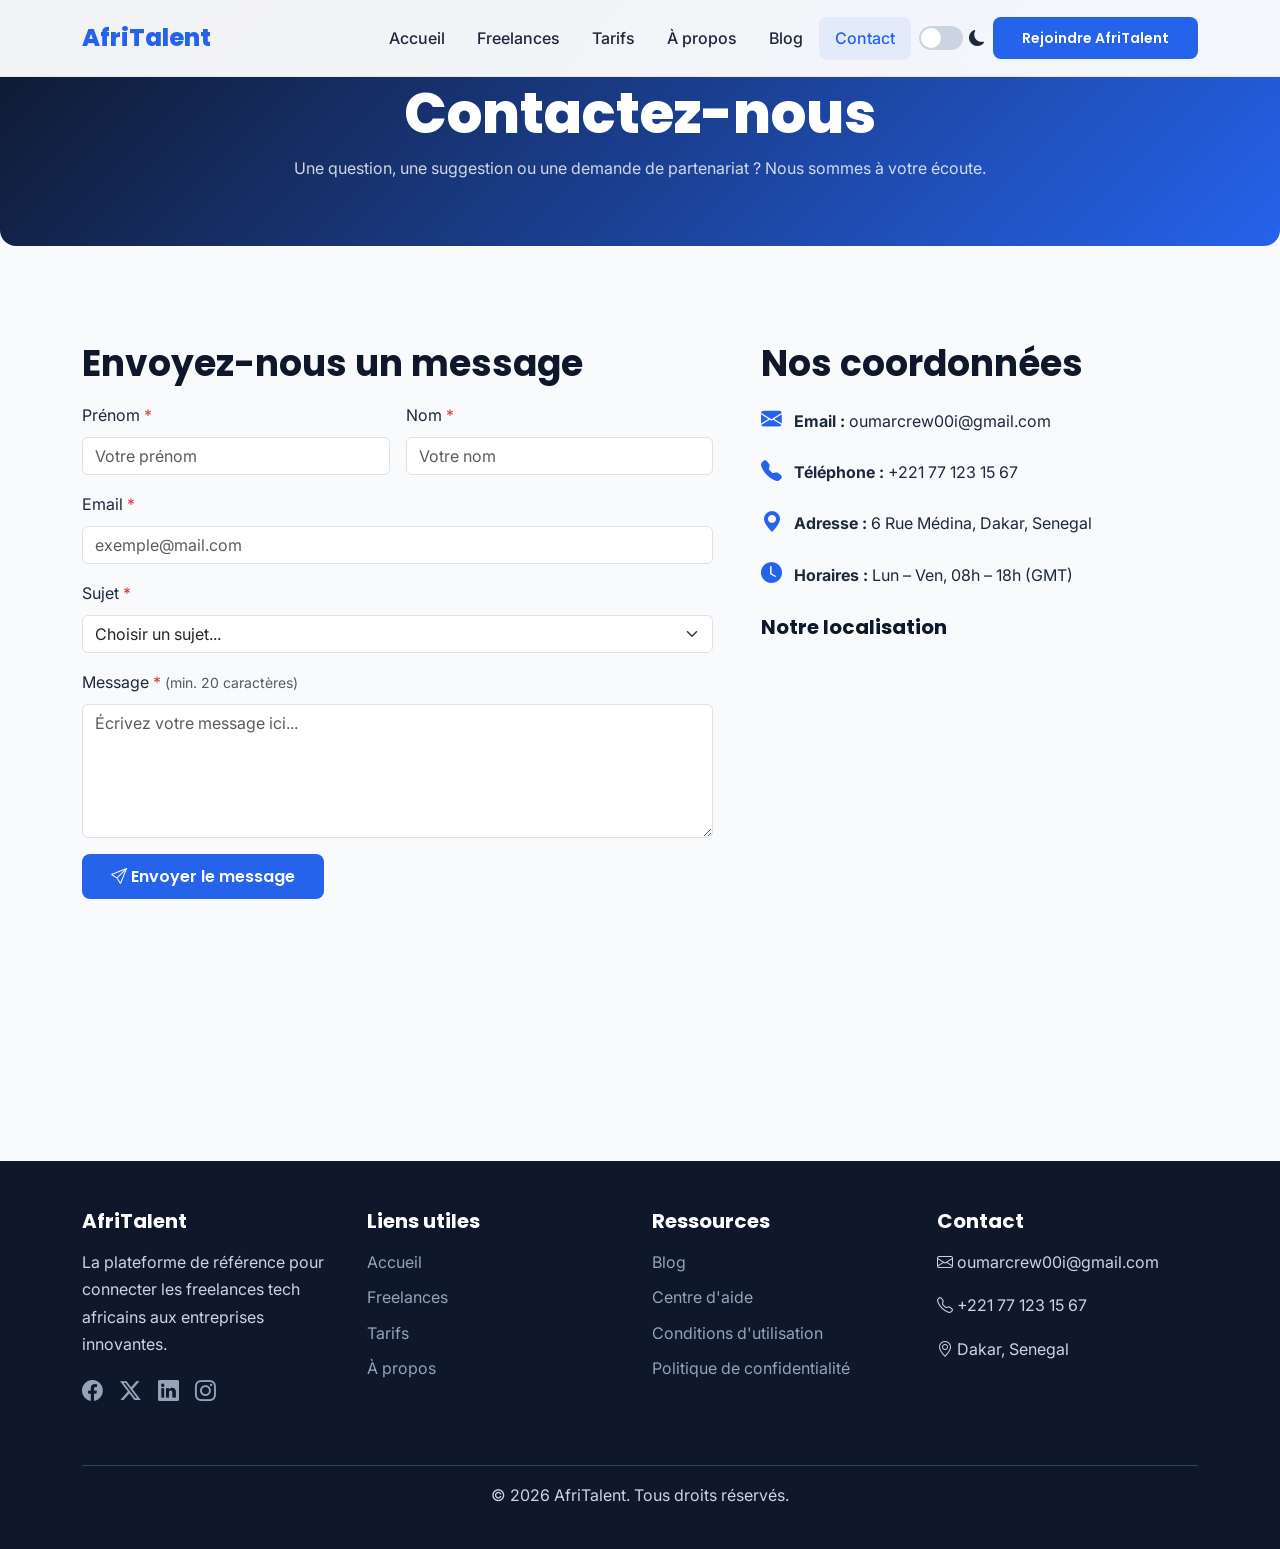
<file: contact.html>
<!DOCTYPE html>
<html lang="fr">
<head>
  <meta charset="UTF-8" />
  <meta name="viewport" content="width=device-width, initial-scale=1.0" />
  <meta name="description" content="AfriTalent – Contactez-nous pour toute question ou demande de partenariat." />
  <title>AfriTalent – Contact</title>
  <link rel="preconnect" href="https://fonts.googleapis.com" />
  <link href="https://fonts.googleapis.com/css2?family=Poppins:wght@400;600;700;800&family=Inter:wght@400;500;600&display=swap" rel="stylesheet" />
  <link href="https://cdn.jsdelivr.net/npm/bootstrap@5.3.3/dist/css/bootstrap.min.css" rel="stylesheet" />
  <link href="https://cdn.jsdelivr.net/npm/bootstrap-icons@1.11.3/font/bootstrap-icons.min.css" rel="stylesheet" />
  <link href="CSS/style.css" rel="stylesheet" />
</head>
<body>

  <!-- ==================== NAVBAR ==================== -->
  <header>
    <nav class="navbar navbar-expand-lg fixed-top" aria-label="Navigation principale">
      <div class="container">
        <a class="navbar-brand" href="index.html"><i class="bi bi-globe-africa"></i> AfriTalent</a>
        <button class="navbar-toggler" type="button" data-bs-toggle="collapse" data-bs-target="#navbarNav" aria-controls="navbarNav" aria-expanded="false" aria-label="Ouvrir le menu">
          <span class="navbar-toggler-icon"></span>
        </button>
        <div class="collapse navbar-collapse" id="navbarNav">
          <ul class="navbar-nav ms-auto align-items-center">
            <li class="nav-item"><a class="nav-link" href="index.html">Accueil</a></li>
            <li class="nav-item"><a class="nav-link" href="freelances.html">Freelances</a></li>
            <li class="nav-item"><a class="nav-link" href="tarifs.html">Tarifs</a></li>
            <li class="nav-item"><a class="nav-link" href="about.html">À propos</a></li>
            <li class="nav-item"><a class="nav-link" href="#">Blog</a></li>
            <li class="nav-item"><a class="nav-link active" aria-current="page" href="contact.html">Contact</a></li>
            <li class="nav-item ms-2">
              <label class="dark-toggle" aria-label="Activer le mode sombre">
                <input type="checkbox" id="darkModeToggle" />
                <span class="toggle-track"></span>
                <i class="bi bi-moon-fill"></i>
              </label>
            </li>
            <li class="nav-item ms-2"><a class="btn btn-primary btn-sm" href="contact.html">Rejoindre AfriTalent</a></li>
          </ul>
        </div>
      </div>
    </nav>
  </header>

  <main>
    <!-- ==================== PAGE HEADER ==================== -->
    <div class="page-header">
      <div class="container">
        <h1>Contactez-nous</h1>
        <p>Une question, une suggestion ou une demande de partenariat ? Nous sommes à votre écoute.</p>
      </div>
    </div>

    <!-- ==================== FORMULAIRE + INFOS ==================== -->
    <section class="py-5 fade-in">
      <div class="container">
        <div class="row g-5">
          <!-- Formulaire de contact -->
          <div class="col-lg-7">
            <h2>Envoyez-nous un message</h2>
            <form id="contact-form" novalidate>
              <div class="row g-3">
                <!-- Prénom -->
                <div class="col-md-6">
                  <label for="firstName" class="form-label">Prénom <span class="text-danger">*</span></label>
                  <input type="text" class="form-control" id="firstName" placeholder="Votre prénom" required aria-required="true" />
                  <div class="invalid-feedback">Veuillez entrer votre prénom.</div>
                </div>
                <!-- Nom -->
                <div class="col-md-6">
                  <label for="lastName" class="form-label">Nom <span class="text-danger">*</span></label>
                  <input type="text" class="form-control" id="lastName" placeholder="Votre nom" required aria-required="true" />
                  <div class="invalid-feedback">Veuillez entrer votre nom.</div>
                </div>
                <!-- Email -->
                <div class="col-12">
                  <label for="email" class="form-label">Email <span class="text-danger">*</span></label>
                  <input type="email" class="form-control" id="email" placeholder="exemple@mail.com" required aria-required="true" />
                  <div class="invalid-feedback">Veuillez entrer un email valide.</div>
                </div>
                <!-- Sujet -->
                <div class="col-12">
                  <label for="subject" class="form-label">Sujet <span class="text-danger">*</span></label>
                  <select class="form-select" id="subject" required aria-required="true">
                    <option value="">Choisir un sujet...</option>
                    <option value="info">Demande d'information</option>
                    <option value="support">Support technique</option>
                    <option value="partner">Partenariat</option>
                    <option value="other">Autre</option>
                  </select>
                  <div class="invalid-feedback">Veuillez choisir un sujet.</div>
                </div>
                <!-- Message -->
                <div class="col-12">
                  <label for="message" class="form-label">Message <span class="text-danger">*</span> <small class="text-muted">(min. 20 caractères)</small></label>
                  <textarea class="form-control" id="message" rows="5" placeholder="Écrivez votre message ici..." required aria-required="true"></textarea>
                  <div class="invalid-feedback">Le message doit contenir au moins 20 caractères.</div>
                </div>
                <!-- Bouton -->
                <div class="col-12">
                  <button type="submit" class="btn btn-primary"><i class="bi bi-send"></i> Envoyer le message</button>
                </div>
              </div>
              <!-- Message de succès -->
              <div id="form-success" class="mt-3" style="display:none;">
                <i class="bi bi-check-circle-fill"></i> Votre message a été envoyé avec succès ! Nous vous répondrons sous 24h.
              </div>
            </form>
          </div>

          <!-- Informations de contact -->
          <div class="col-lg-5">
            <h2>Nos coordonnées</h2>
            <div class="contact-info mt-3">
              <p><i class="bi bi-envelope-fill"></i> <strong>Email :</strong> oumarcrew00i@gmail.com</p>
              <p><i class="bi bi-telephone-fill"></i> <strong>Téléphone :</strong> +221 77 123 15 67</p>
              <p><i class="bi bi-geo-alt-fill"></i> <strong>Adresse :</strong> 6 Rue Médina, Dakar, Senegal</p>
              <p><i class="bi bi-clock-fill"></i> <strong>Horaires :</strong> Lun – Ven, 08h – 18h (GMT)</p>
            </div>

            <h5 class="mt-4 mb-3">Notre localisation</h5>
            <!-- Carte Google Maps intégrée -->
            <iframe src="https://www.google.com/maps/embed?pb=!1m18!1m12!1m3!1d241.2212409494829!2d-17.454587678349174!3d14.682035412539744!2m3!1f0!2f0!3f0!3m2!1i1024!2i768!4f13.1!3m3!1m2!1s0xec1725fc7a53f7b%3A0x7a24d37711861168!2s10%20Bd%20de%20la%20Gueule%20Tapee%2C%20Dakar!5e0!3m2!1sfr!2ssn!4v1779079002011!5m2!1sfr!2ssn" width="600" height="450" style="border:0;" allowfullscreen="" loading="lazy" referrerpolicy="no-referrer-when-downgrade"></iframe>
          </div>
        </div>
      </div>
    </section>
  </main>

  <!-- ==================== FOOTER ==================== -->
  <footer>
    <div class="container">
      <div class="row">
        <div class="col-lg-3 col-md-6 mb-4">
          <h5><i class="bi bi-globe-africa"></i> AfriTalent</h5>
          <p>La plateforme de référence pour connecter les freelances tech africains aux entreprises innovantes.</p>
          <div class="footer-social">
            <a href="#" aria-label="Facebook"><i class="bi bi-facebook"></i></a>
            <a href="#" aria-label="Twitter"><i class="bi bi-twitter-x"></i></a>
            <a href="#" aria-label="LinkedIn"><i class="bi bi-linkedin"></i></a>
            <a href="#" aria-label="Instagram"><i class="bi bi-instagram"></i></a>
          </div>
        </div>
        <div class="col-lg-3 col-md-6 mb-4">
          <h5>Liens utiles</h5>
          <ul><li><a href="index.html">Accueil</a></li><li><a href="freelances.html">Freelances</a></li><li><a href="tarifs.html">Tarifs</a></li><li><a href="about.html">À propos</a></li></ul>
        </div>
        <div class="col-lg-3 col-md-6 mb-4">
          <h5>Ressources</h5>
          <ul><li><a href="#">Blog</a></li><li><a href="#">Centre d'aide</a></li><li><a href="#">Conditions d'utilisation</a></li><li><a href="#">Politique de confidentialité</a></li></ul>
        </div>
        <div class="col-lg-3 col-md-6 mb-4">
          <h5>Contact</h5>
          <p><i class="bi bi-envelope"></i> oumarcrew00i@gmail.com</p>
          <p><i class="bi bi-telephone"></i> +221 77 123 15 67</p>
          <p><i class="bi bi-geo-alt"></i> Dakar, Senegal</p>
        </div>
      </div>
      <div class="footer-bottom"><p>&copy; <span id="currentYear"></span> AfriTalent. Tous droits réservés.</p></div>
    </div>
  </footer>

  <button id="backToTop" aria-label="Retour en haut"><i class="bi bi-arrow-up"></i></button>
  <script src="https://cdn.jsdelivr.net/npm/bootstrap@5.3.3/dist/js/bootstrap.bundle.min.js"></script>
  <script src="JS/main.js"></script>
</body>
</html>
</file>
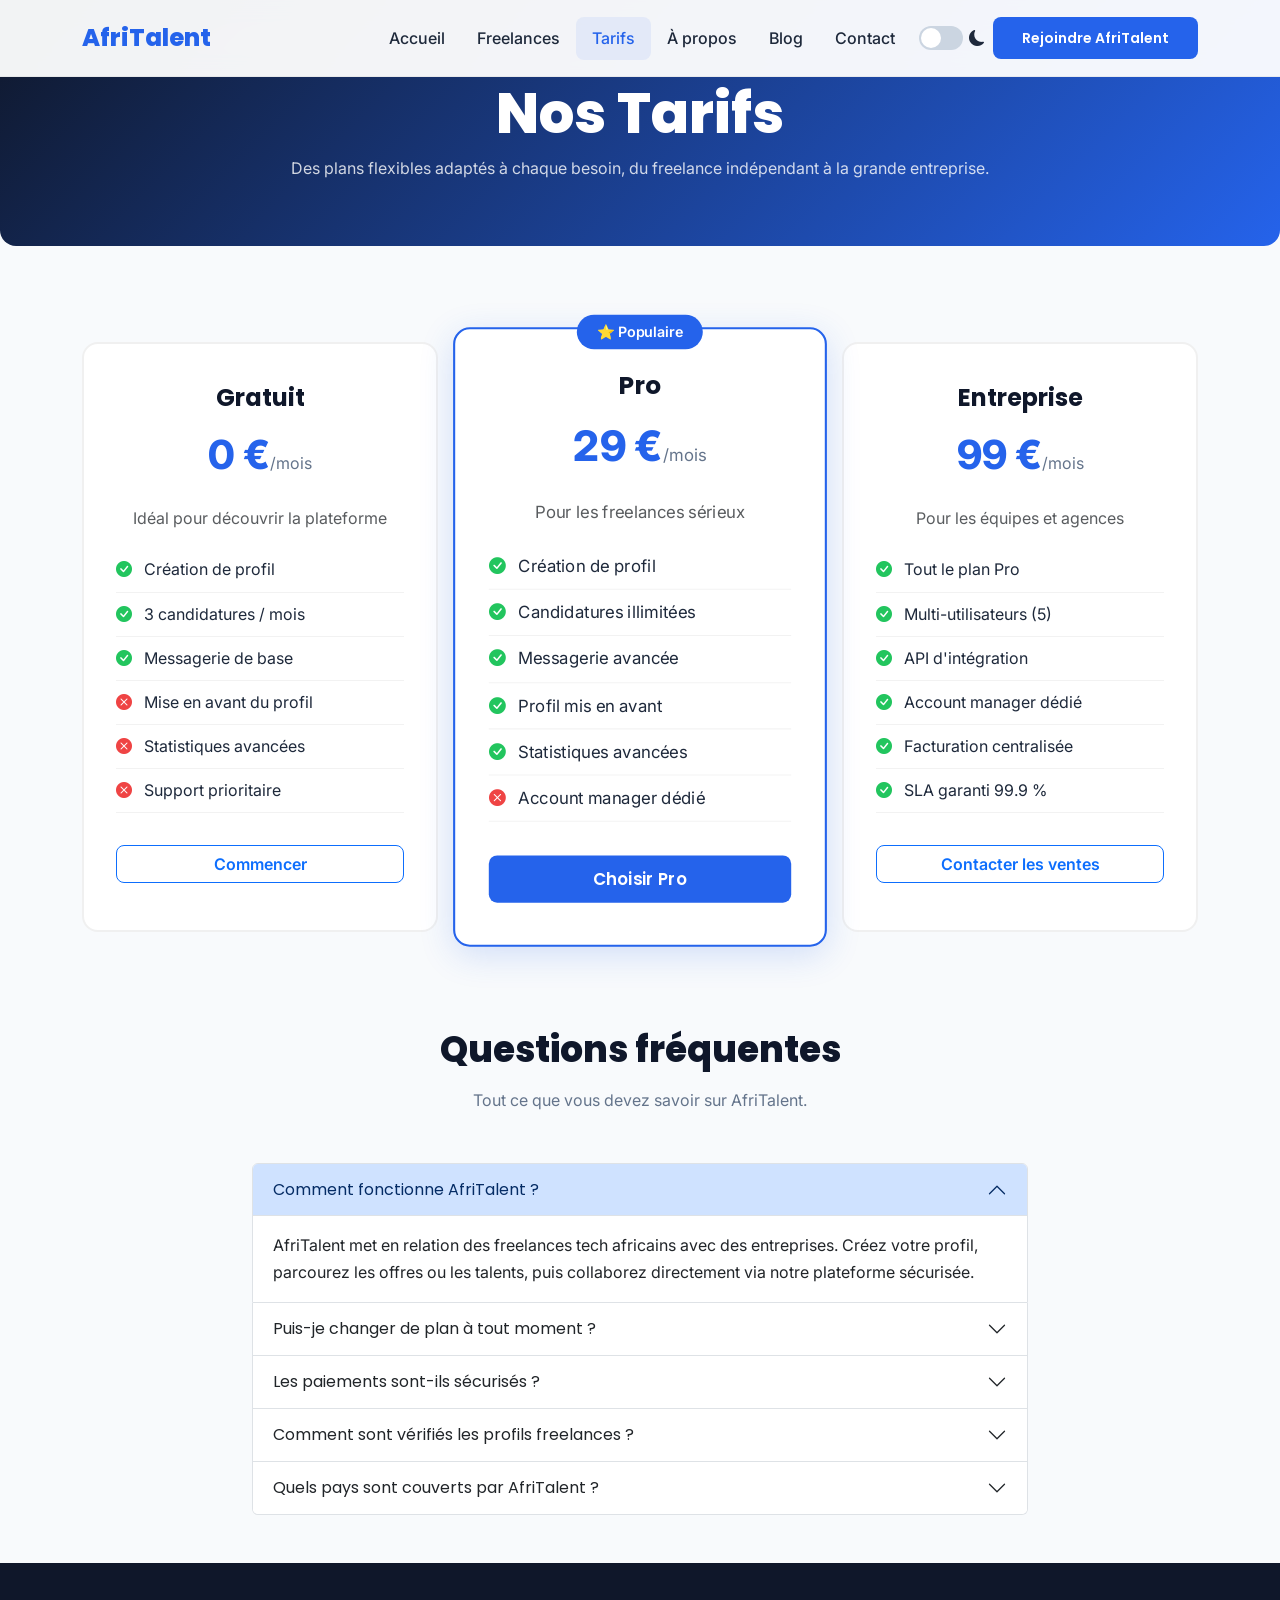
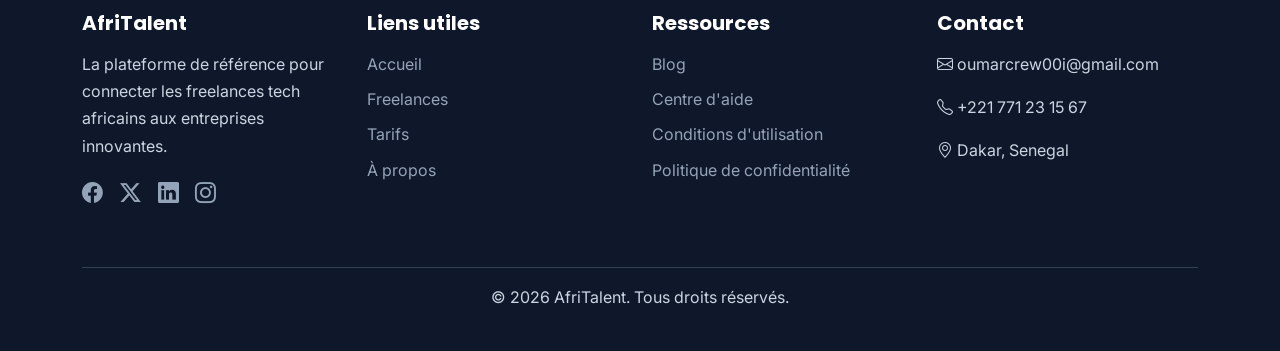
<file: tarifs.html>
<!DOCTYPE html>
<html lang="fr">
<head>
  <meta charset="UTF-8" />
  <meta name="viewport" content="width=device-width, initial-scale=1.0" />
  <meta name="description" content="AfriTalent – Découvrez nos plans tarifaires : Gratuit, Pro et Entreprise." />
  <title>AfriTalent – Tarifs</title>
  <link rel="preconnect" href="https://fonts.googleapis.com" />
  <link href="https://fonts.googleapis.com/css2?family=Poppins:wght@400;600;700;800&family=Inter:wght@400;500;600&display=swap" rel="stylesheet" />
  <link href="https://cdn.jsdelivr.net/npm/bootstrap@5.3.3/dist/css/bootstrap.min.css" rel="stylesheet" />
  <link href="https://cdn.jsdelivr.net/npm/bootstrap-icons@1.11.3/font/bootstrap-icons.min.css" rel="stylesheet" />
  <link href="CSS/style.css" rel="stylesheet" />
</head>
<body>

  <!-- ==================== NAVBAR ==================== -->
  <header>
    <nav class="navbar navbar-expand-lg fixed-top" aria-label="Navigation principale">
      <div class="container">
        <a class="navbar-brand" href="index.html"><i class="bi bi-globe-africa"></i> AfriTalent</a>
        <button class="navbar-toggler" type="button" data-bs-toggle="collapse" data-bs-target="#navbarNav" aria-controls="navbarNav" aria-expanded="false" aria-label="Ouvrir le menu">
          <span class="navbar-toggler-icon"></span>
        </button>
        <div class="collapse navbar-collapse" id="navbarNav">
          <ul class="navbar-nav ms-auto align-items-center">
            <li class="nav-item"><a class="nav-link" href="index.html">Accueil</a></li>
            <li class="nav-item"><a class="nav-link" href="freelances.html">Freelances</a></li>
            <li class="nav-item"><a class="nav-link active" aria-current="page" href="tarifs.html">Tarifs</a></li>
            <li class="nav-item"><a class="nav-link" href="about.html">À propos</a></li>
            <li class="nav-item"><a class="nav-link" href="#">Blog</a></li>
            <li class="nav-item"><a class="nav-link" href="contact.html">Contact</a></li>
            <li class="nav-item ms-2">
              <label class="dark-toggle" aria-label="Activer le mode sombre">
                <input type="checkbox" id="darkModeToggle" />
                <span class="toggle-track"></span>
                <i class="bi bi-moon-fill"></i>
              </label>
            </li>
            <li class="nav-item ms-2"><a class="btn btn-primary btn-sm" href="contact.html">Rejoindre AfriTalent</a></li>
          </ul>
        </div>
      </div>
    </nav>
  </header>

  <main>
    <!-- ==================== PAGE HEADER ==================== -->
    <div class="page-header">
      <div class="container">
        <h1>Nos Tarifs</h1>
        <p>Des plans flexibles adaptés à chaque besoin, du freelance indépendant à la grande entreprise.</p>
      </div>
    </div>

    <!-- ==================== PRICING CARDS ==================== -->
    <section class="py-5 fade-in">
      <div class="container">
        <div class="row g-4 justify-content-center align-items-stretch">
          <!-- Plan Gratuit -->
          <div class="col-lg-4 col-md-6">
            <div class="pricing-card h-100">
              <h4>Gratuit</h4>
              <p class="price">0 €<span>/mois</span></p>
              <p class="text-muted">Idéal pour découvrir la plateforme</p>
              <ul>
                <li><i class="bi bi-check-circle-fill check-yes"></i> Création de profil</li>
                <li><i class="bi bi-check-circle-fill check-yes"></i> 3 candidatures / mois</li>
                <li><i class="bi bi-check-circle-fill check-yes"></i> Messagerie de base</li>
                <li><i class="bi bi-x-circle-fill check-no"></i> Mise en avant du profil</li>
                <li><i class="bi bi-x-circle-fill check-no"></i> Statistiques avancées</li>
                <li><i class="bi bi-x-circle-fill check-no"></i> Support prioritaire</li>
              </ul>
              <a href="contact.html" class="btn btn-outline-primary w-100 mt-3">Commencer</a>
            </div>
          </div>
          <!-- Plan Pro (populaire) -->
          <div class="col-lg-4 col-md-6">
            <div class="pricing-card popular h-100">
              <span class="badge-popular">⭐ Populaire</span>
              <h4>Pro</h4>
              <p class="price">29 €<span>/mois</span></p>
              <p class="text-muted">Pour les freelances sérieux</p>
              <ul>
                <li><i class="bi bi-check-circle-fill check-yes"></i> Création de profil</li>
                <li><i class="bi bi-check-circle-fill check-yes"></i> Candidatures illimitées</li>
                <li><i class="bi bi-check-circle-fill check-yes"></i> Messagerie avancée</li>
                <li><i class="bi bi-check-circle-fill check-yes"></i> Profil mis en avant</li>
                <li><i class="bi bi-check-circle-fill check-yes"></i> Statistiques avancées</li>
                <li><i class="bi bi-x-circle-fill check-no"></i> Account manager dédié</li>
              </ul>
              <a href="contact.html" class="btn btn-primary w-100 mt-3">Choisir Pro</a>
            </div>
          </div>
          <!-- Plan Entreprise -->
          <div class="col-lg-4 col-md-6">
            <div class="pricing-card h-100">
              <h4>Entreprise</h4>
              <p class="price">99 €<span>/mois</span></p>
              <p class="text-muted">Pour les équipes et agences</p>
              <ul>
                <li><i class="bi bi-check-circle-fill check-yes"></i> Tout le plan Pro</li>
                <li><i class="bi bi-check-circle-fill check-yes"></i> Multi-utilisateurs (5)</li>
                <li><i class="bi bi-check-circle-fill check-yes"></i> API d'intégration</li>
                <li><i class="bi bi-check-circle-fill check-yes"></i> Account manager dédié</li>
                <li><i class="bi bi-check-circle-fill check-yes"></i> Facturation centralisée</li>
                <li><i class="bi bi-check-circle-fill check-yes"></i> SLA garanti 99.9 %</li>
              </ul>
              <a href="contact.html" class="btn btn-outline-primary w-100 mt-3">Contacter les ventes</a>
            </div>
          </div>
        </div>
      </div>
    </section>

    <!-- ==================== FAQ ACCORDION ==================== -->
    <section class="py-5 fade-in">
      <div class="container" style="max-width: 800px;">
        <div class="section-title">
          <h2>Questions fréquentes</h2>
          <p>Tout ce que vous devez savoir sur AfriTalent.</p>
        </div>
        <div class="accordion" id="faqAccordion">
          <!-- Q1 -->
          <div class="accordion-item">
            <h3 class="accordion-header">
              <button class="accordion-button" type="button" data-bs-toggle="collapse" data-bs-target="#faq1" aria-expanded="true" aria-controls="faq1">
                Comment fonctionne AfriTalent ?
              </button>
            </h3>
            <div id="faq1" class="accordion-collapse collapse show" data-bs-parent="#faqAccordion">
              <div class="accordion-body">
                AfriTalent met en relation des freelances tech africains avec des entreprises. Créez votre profil, parcourez les offres ou les talents, puis collaborez directement via notre plateforme sécurisée.
              </div>
            </div>
          </div>
          <!-- Q2 -->
          <div class="accordion-item">
            <h3 class="accordion-header">
              <button class="accordion-button collapsed" type="button" data-bs-toggle="collapse" data-bs-target="#faq2" aria-expanded="false" aria-controls="faq2">
                Puis-je changer de plan à tout moment ?
              </button>
            </h3>
            <div id="faq2" class="accordion-collapse collapse" data-bs-parent="#faqAccordion">
              <div class="accordion-body">
                Oui, vous pouvez passer d'un plan à l'autre à tout moment depuis votre tableau de bord. La facturation sera ajustée au prorata.
              </div>
            </div>
          </div>
          <!-- Q3 -->
          <div class="accordion-item">
            <h3 class="accordion-header">
              <button class="accordion-button collapsed" type="button" data-bs-toggle="collapse" data-bs-target="#faq3" aria-expanded="false" aria-controls="faq3">
                Les paiements sont-ils sécurisés ?
              </button>
            </h3>
            <div id="faq3" class="accordion-collapse collapse" data-bs-parent="#faqAccordion">
              <div class="accordion-body">
                Absolument. Tous les paiements transitent par notre système sécurisé avec chiffrement SSL. Les fonds sont protégés via un système d'escrow jusqu'à validation de la mission.
              </div>
            </div>
          </div>
          <!-- Q4 -->
          <div class="accordion-item">
            <h3 class="accordion-header">
              <button class="accordion-button collapsed" type="button" data-bs-toggle="collapse" data-bs-target="#faq4" aria-expanded="false" aria-controls="faq4">
                Comment sont vérifiés les profils freelances ?
              </button>
            </h3>
            <div id="faq4" class="accordion-collapse collapse" data-bs-parent="#faqAccordion">
              <div class="accordion-body">
                Chaque freelance passe par un processus de vérification : validation d'identité, examen du portfolio et test technique optionnel pour obtenir un badge « Vérifié ».
              </div>
            </div>
          </div>
          <!-- Q5 -->
          <div class="accordion-item">
            <h3 class="accordion-header">
              <button class="accordion-button collapsed" type="button" data-bs-toggle="collapse" data-bs-target="#faq5" aria-expanded="false" aria-controls="faq5">
                Quels pays sont couverts par AfriTalent ?
              </button>
            </h3>
            <div id="faq5" class="accordion-collapse collapse" data-bs-parent="#faqAccordion">
              <div class="accordion-body">
                AfriTalent est disponible dans plus de 30 pays africains, incluant le Sénégal, la Côte d'Ivoire, le Nigeria, le Kenya, le Ghana, le Maroc, l'Afrique du Sud et bien d'autres.
              </div>
            </div>
          </div>
        </div>
      </div>
    </section>
  </main>

  <!-- ==================== FOOTER ==================== -->
  <footer>
    <div class="container">
      <div class="row">
        <div class="col-lg-3 col-md-6 mb-4">
          <h5><i class="bi bi-globe-africa"></i> AfriTalent</h5>
          <p>La plateforme de référence pour connecter les freelances tech africains aux entreprises innovantes.</p>
          <div class="footer-social">
            <a href="#" aria-label="Facebook"><i class="bi bi-facebook"></i></a>
            <a href="#" aria-label="Twitter"><i class="bi bi-twitter-x"></i></a>
            <a href="#" aria-label="LinkedIn"><i class="bi bi-linkedin"></i></a>
            <a href="#" aria-label="Instagram"><i class="bi bi-instagram"></i></a>
          </div>
        </div>
        <div class="col-lg-3 col-md-6 mb-4">
          <h5>Liens utiles</h5>
          <ul><li><a href="index.html">Accueil</a></li><li><a href="freelances.html">Freelances</a></li><li><a href="tarifs.html">Tarifs</a></li><li><a href="about.html">À propos</a></li></ul>
        </div>
        <div class="col-lg-3 col-md-6 mb-4">
          <h5>Ressources</h5>
          <ul><li><a href="#">Blog</a></li><li><a href="#">Centre d'aide</a></li><li><a href="#">Conditions d'utilisation</a></li><li><a href="#">Politique de confidentialité</a></li></ul>
        </div>
        <div class="col-lg-3 col-md-6 mb-4">
          <h5>Contact</h5>
          <p><i class="bi bi-envelope"></i> oumarcrew00i@gmail.com</p>
          <p><i class="bi bi-telephone"></i> +221 771 23 15 67</p>
          <p><i class="bi bi-geo-alt"></i> Dakar, Senegal</p>
        </div>
      </div>
      <div class="footer-bottom"><p>&copy; <span id="currentYear"></span> AfriTalent. Tous droits réservés.</p></div>
    </div>
  </footer>

  <button id="backToTop" aria-label="Retour en haut"><i class="bi bi-arrow-up"></i></button>
  <script src="https://cdn.jsdelivr.net/npm/bootstrap@5.3.3/dist/js/bootstrap.bundle.min.js"></script>
  <script src="JS/main.js"></script>
</body>
</html>
</file>
<file: CSS/style.css>
/* ===============================================================
   AfriTalent – style.css
   Design System complet : variables, typographie, composants,
   Bento Grid, animations, responsive, dark mode
   =============================================================== */

/* --- Google Fonts --- */
@import url('https://fonts.googleapis.com/css2?family=Poppins:wght@400;600;700;800&family=Inter:wght@400;500;600&display=swap');

/* ---------------------------------------------------------------
   1. CSS Variables (6+ custom properties)
   --------------------------------------------------------------- */
:root {
  /* Palette – 5 couleurs principales */
  --primary: #2563eb;
  --secondary: #0f172a;
  --accent: #06b6d4;
  --light: #f8fafc;
  --dark: #020617;
  /* Surfaces & texte */
  --surface: #ffffff;
  --text: #1e293b;
  --muted: #64748b;
  /* Design tokens */
  --radius: 16px;
  --radius-sm: 8px;
  --transition: all 0.35s ease;
  --shadow: 0 4px 24px rgba(0, 0, 0, 0.08);
  --shadow-hover: 0 8px 32px rgba(37, 99, 235, 0.18);
  /* Typographie */
  --font-title: 'Poppins', sans-serif;
  --font-body: 'Inter', sans-serif;
}

/* ---------------------------------------------------------------
   2. Dark Mode (toggle via JS – data-theme="dark" sur <html>)
   --------------------------------------------------------------- */
[data-theme="dark"] {
  --light: #0f172a;
  --surface: #1e293b;
  --text: #e2e8f0;
  --muted: #94a3b8;
  --shadow: 0 4px 24px rgba(0, 0, 0, 0.3);
}
[data-theme="dark"] .navbar { background: #0f172a !important; }
[data-theme="dark"] .navbar .nav-link,
[data-theme="dark"] .navbar .navbar-brand { color: #e2e8f0 !important; }
[data-theme="dark"] .card,
[data-theme="dark"] .grid-item { background: var(--surface); color: var(--text); }
[data-theme="dark"] footer { background: #020617 !important; }
[data-theme="dark"] .bg-light { background: var(--surface) !important; }
[data-theme="dark"] body { background: var(--light); color: var(--text); }
[data-theme="dark"] h1,[data-theme="dark"] h2,[data-theme="dark"] h3,
[data-theme="dark"] h4,[data-theme="dark"] h5 { color: #e2e8f0; }
[data-theme="dark"] .text-muted { color: var(--muted) !important; }
[data-theme="dark"] .pricing-card { background: var(--surface); border-color: #334155; }
[data-theme="dark"] .pricing-card.popular { border-color: var(--primary); }
[data-theme="dark"] .form-control,
[data-theme="dark"] .form-select { background: #1e293b; color: #e2e8f0; border-color: #334155; }
[data-theme="dark"] .accordion-button { background: #1e293b; color: #e2e8f0; }
[data-theme="dark"] .accordion-body { background: var(--surface); color: var(--text); }

/* ---------------------------------------------------------------
   3. Reset & Base
   --------------------------------------------------------------- */
*, *::before, *::after { box-sizing: border-box; margin: 0; padding: 0; }
html { scroll-behavior: smooth; }
body {
  font-family: var(--font-body);
  background: var(--light);
  color: var(--text);
  line-height: 1.7;
  overflow-x: hidden;
}

/* ---------------------------------------------------------------
   4. Typographie
   --------------------------------------------------------------- */
h1, h2, h3, h4, h5, h6 {
  font-family: var(--font-title);
  font-weight: 700;
  color: var(--secondary);
  line-height: 1.2;
}
h1 { font-size: clamp(2rem, 5vw, 3.5rem); }
h2 { font-size: clamp(1.5rem, 3vw, 2.25rem); margin-bottom: 1rem; }
a { color: var(--primary); text-decoration: none; transition: var(--transition); }
a:hover { opacity: 0.85; }
.section-title { text-align: center; margin-bottom: 3rem; }
.section-title h2 { font-weight: 800; }
.section-title p { color: var(--muted); max-width: 600px; margin: 0.5rem auto 0; }

/* ---------------------------------------------------------------
   5. Navbar
   --------------------------------------------------------------- */
.navbar {
  background: rgba(255,255,255,0.95) !important;
  backdrop-filter: blur(12px);
  transition: var(--transition);
  padding: 0.8rem 0;
  border-bottom: 1px solid rgba(0,0,0,0.05);
}
.navbar.scrolled {
  padding: 0.4rem 0;
  box-shadow: 0 2px 20px rgba(0,0,0,0.1);
}
.navbar-brand {
  font-family: var(--font-title);
  font-weight: 800;
  font-size: 1.5rem;
  color: var(--primary) !important;
}
.navbar .nav-link {
  font-weight: 500;
  color: var(--text) !important;
  padding: 0.5rem 1rem !important;
  border-radius: var(--radius-sm);
  transition: var(--transition);
}
.navbar .nav-link:hover,
.navbar .nav-link.active {
  color: var(--primary) !important;
  background: rgba(37, 99, 235, 0.08);
}
/* Dark mode toggle switch in navbar */
.dark-toggle { display: flex; align-items: center; gap: 0.4rem; cursor: pointer; }
.dark-toggle input { display: none; }
.toggle-track {
  width: 44px; height: 24px;
  background: #cbd5e1; border-radius: 12px;
  position: relative; transition: var(--transition);
}
.toggle-track::after {
  content: ''; position: absolute; top: 2px; left: 2px;
  width: 20px; height: 20px; background: #fff;
  border-radius: 50%; transition: var(--transition);
}
.dark-toggle input:checked + .toggle-track { background: var(--primary); }
.dark-toggle input:checked + .toggle-track::after { transform: translateX(20px); }

/* ---------------------------------------------------------------
   6. Boutons
   --------------------------------------------------------------- */
.btn-primary {
  background: var(--primary); border: none;
  border-radius: var(--radius-sm); font-family: var(--font-title);
  font-weight: 600; padding: 0.65rem 1.8rem;
  transition: var(--transition);
}
.btn-primary:hover { background: #1d4ed8; transform: translateY(-2px); box-shadow: var(--shadow-hover); }
.btn-outline-primary { border-radius: var(--radius-sm); font-weight: 600; }
.btn-cta {
  background: var(--primary); color: #fff; border: none;
  padding: 0.9rem 2.5rem; border-radius: var(--radius);
  font-family: var(--font-title); font-weight: 700; font-size: 1.1rem;
  transition: var(--transition);
}
.btn-cta:hover { background: #1d4ed8; transform: translateY(-3px); box-shadow: var(--shadow-hover); }

/* ---------------------------------------------------------------
   7. Hero Section
   --------------------------------------------------------------- */
#hero { min-height: 85vh; display: flex; align-items: center; padding: 6rem 0 4rem; }
#hero h1 { font-weight: 800; margin-bottom: 1rem; }
#hero .lead { font-size: 1.2rem; color: var(--muted); margin-bottom: 2rem; }
#hero img { max-width: 100%; border-radius: var(--radius); }

/* ---------------------------------------------------------------
   8. Stats Counters
   --------------------------------------------------------------- */
#stats {
  background: var(--surface); border-radius: var(--radius);
  padding: 2.5rem 1rem; box-shadow: var(--shadow);
  margin: -2rem auto 3rem; position: relative; z-index: 2;
}
#stats h3 { font-size: 2.5rem; font-weight: 800; color: var(--primary); }
#stats p { color: var(--muted); font-weight: 500; margin: 0; }

/* ---------------------------------------------------------------
   9. Bento Grid – « Comment ça marche »
   --------------------------------------------------------------- */
.bento-grid {
  display: grid;
  grid-template-columns: repeat(3, 1fr);
  grid-auto-rows: minmax(160px, auto);
  gap: 1.25rem;
}
.grid-item {
  background: var(--surface);
  border-radius: var(--radius);
  padding: 2rem;
  display: flex; flex-direction: column; justify-content: center;
  box-shadow: var(--shadow);
  transition: var(--transition);
  border: 1px solid rgba(0,0,0,0.04);
}
.grid-item:hover { transform: translateY(-6px); box-shadow: var(--shadow-hover); }
.step-number {
  font-size: 2.5rem; font-weight: 800;
  color: var(--primary); margin-bottom: 0.5rem;
  line-height: 1;
}
.grid-item h4 { font-size: 1.1rem; margin-bottom: 0.4rem; }
.grid-item p { color: var(--muted); font-size: 0.95rem; margin: 0; }

/* ---------------------------------------------------------------
   10. Service Cards
   --------------------------------------------------------------- */
.service-card {
  background: var(--surface); border: 1px solid rgba(0,0,0,0.05);
  border-radius: var(--radius); transition: var(--transition);
  cursor: pointer;
}
.service-card:hover {
  transform: translateY(-8px);
  box-shadow: var(--shadow-hover);
  border-color: var(--primary);
}
.service-card:hover .service-icon { color: var(--primary); transform: scale(1.15); }
.service-icon { font-size: 2.5rem; color: var(--accent); transition: var(--transition); }

/* ---------------------------------------------------------------
   11. Testimonials Carousel
   --------------------------------------------------------------- */
#testimonials { background: var(--surface); border-radius: var(--radius); padding: 3rem 1rem; }
#testimonials .carousel-item { padding: 2rem; min-height: 220px; }
#testimonials img { border: 3px solid var(--primary); }
#testimonials .lead { font-style: italic; max-width: 600px; margin: 0 auto; }
.carousel-control-prev-icon, .carousel-control-next-icon {
  background-color: var(--primary); border-radius: 50%; padding: 1.2rem;
}

/* ---------------------------------------------------------------
   12. CTA Banner
   --------------------------------------------------------------- */
#cta-banner {
  background: linear-gradient(135deg, var(--primary), var(--accent));
  border-radius: var(--radius); padding: 4rem 2rem;
  text-align: center; color: #fff; margin: 3rem 0;
}
#cta-banner h2 { color: #fff; font-weight: 800; }
#cta-banner .btn-cta { background: #fff; color: var(--primary); }
#cta-banner .btn-cta:hover { background: var(--secondary); color: #fff; }

/* ---------------------------------------------------------------
   13. Pricing Cards
   --------------------------------------------------------------- */
.pricing-card {
  background: var(--surface); border: 2px solid rgba(0,0,0,0.06);
  border-radius: var(--radius); padding: 2.5rem 2rem;
  text-align: center; transition: var(--transition);
}
.pricing-card:hover { transform: translateY(-6px); box-shadow: var(--shadow-hover); }
.pricing-card.popular {
  border-color: var(--primary); position: relative;
  transform: scale(1.05); box-shadow: var(--shadow-hover);
}
.pricing-card.popular .badge-popular {
  position: absolute; top: -14px; left: 50%; transform: translateX(-50%);
  background: var(--primary); color: #fff; padding: 0.3rem 1.2rem;
  border-radius: 20px; font-size: 0.85rem; font-weight: 600;
}
.pricing-card .price { font-size: 2.5rem; font-weight: 800; color: var(--primary); }
.pricing-card .price span { font-size: 1rem; font-weight: 400; color: var(--muted); }
.pricing-card ul { list-style: none; padding: 0; text-align: left; }
.pricing-card ul li { padding: 0.5rem 0; border-bottom: 1px solid rgba(0,0,0,0.05); }
.pricing-card ul li i { margin-right: 0.5rem; }
.check-yes { color: #22c55e; }
.check-no { color: #ef4444; }

/* ---------------------------------------------------------------
   14. Team Cards
   --------------------------------------------------------------- */
.team-card {
  background: var(--surface); border-radius: var(--radius);
  padding: 2rem; text-align: center;
  box-shadow: var(--shadow); transition: var(--transition);
}
.team-card:hover { transform: translateY(-6px); box-shadow: var(--shadow-hover); }
.team-card img { width: 100px; height: 100px; object-fit: cover; border: 3px solid var(--primary); }
.team-card .social-links a { margin: 0 0.4rem; font-size: 1.1rem; }

/* ---------------------------------------------------------------
   15. Values
   --------------------------------------------------------------- */
.value-card {
  text-align: center; padding: 2rem;
  background: var(--surface); border-radius: var(--radius);
  box-shadow: var(--shadow); transition: var(--transition);
}
.value-card:hover { transform: translateY(-5px); box-shadow: var(--shadow-hover); }
.value-card i { font-size: 2.5rem; color: var(--primary); margin-bottom: 1rem; }

/* ---------------------------------------------------------------
   16. Contact
   --------------------------------------------------------------- */
.contact-info i { color: var(--primary); font-size: 1.3rem; margin-right: 0.5rem; }
.contact-info p { margin-bottom: 1rem; }
#form-success {
  background: #dcfce7; color: #166534; padding: 1rem;
  border-radius: var(--radius-sm); font-weight: 600;
}

/* ---------------------------------------------------------------
   17. Footer – 4 colonnes
   --------------------------------------------------------------- */
footer {
  background: var(--secondary) !important;
  color: #cbd5e1; padding: 3rem 0 1.5rem;
}
footer h5 { color: #fff; font-family: var(--font-title); font-weight: 700; margin-bottom: 1rem; }
footer a { color: #94a3b8; transition: var(--transition); }
footer a:hover { color: #fff; }
footer ul { list-style: none; padding: 0; }
footer ul li { margin-bottom: 0.5rem; }
.footer-social a { font-size: 1.3rem; margin-right: 0.8rem; }
.footer-bottom { border-top: 1px solid #334155; padding-top: 1rem; margin-top: 2rem; text-align: center; }

/* ---------------------------------------------------------------
   18. Back-to-top
   --------------------------------------------------------------- */
#backToTop {
  position: fixed; right: 1.5rem; bottom: 1.5rem;
  display: none; background: var(--primary); color: #fff;
  border: none; border-radius: 50%; width: 48px; height: 48px;
  align-items: center; justify-content: center;
  cursor: pointer; font-size: 1.4rem;
  box-shadow: 0 4px 12px rgba(37,99,235,0.3);
  transition: var(--transition); z-index: 999;
}
#backToTop.show { display: flex; }
#backToTop:hover { transform: translateY(-3px); }

/* ---------------------------------------------------------------
   19. Fade-in animation (JS ajoute .fade-in)
   --------------------------------------------------------------- */
section { opacity: 0; transform: translateY(30px); transition: opacity 0.7s ease, transform 0.7s ease; }
section.fade-in { opacity: 1; transform: translateY(0); }

/* ---------------------------------------------------------------
   20. Page header (pages internes)
   --------------------------------------------------------------- */
.page-header {
  background: linear-gradient(135deg, var(--secondary), var(--primary));
  color: #fff; padding: 5rem 0 3rem; text-align: center;
  margin-bottom: 3rem; border-radius: 0 0 var(--radius) var(--radius);
}
.page-header h1 { color: #fff; font-weight: 800; }
.page-header p { color: rgba(255,255,255,0.8); }

/* ---------------------------------------------------------------
   21. Responsive – mobile & tablette
   --------------------------------------------------------------- */
@media (max-width: 991px) {
  .bento-grid { grid-template-columns: repeat(2, 1fr); }
}
@media (max-width: 768px) {
  #hero { min-height: auto; padding: 4rem 0 2rem; text-align: center; }
  .bento-grid { grid-template-columns: 1fr; }
  .pricing-card.popular { transform: scale(1); }
  #stats { margin: 0 auto 2rem; }
  .navbar .nav-link { padding: 0.5rem 0 !important; }
}
@media (max-width: 375px) {
  h1 { font-size: 1.8rem; }
  .btn-cta { padding: 0.7rem 1.5rem; font-size: 1rem; }
}

.freelance-avatar {
  width: 90px;
  height: 90px;
  object-fit: cover; /* Recadre proprement les images de tailles différentes sans distorsion */
  border-radius: 50%;
  transition: transform 0.3s ease;
}

/* Optionnel : un petit effet au survol de la carte */
.service-card:hover .freelance-avatar {
  transform: scale(1.08);
}

.btn-whatsapp {
  display: inline-flex !important;
  background: #25D366 !important;
  color: #fff !important;
}

.btn-whatsapp:hover {
  background: #1ebe5d;
  color: #fff;
}
</file>
